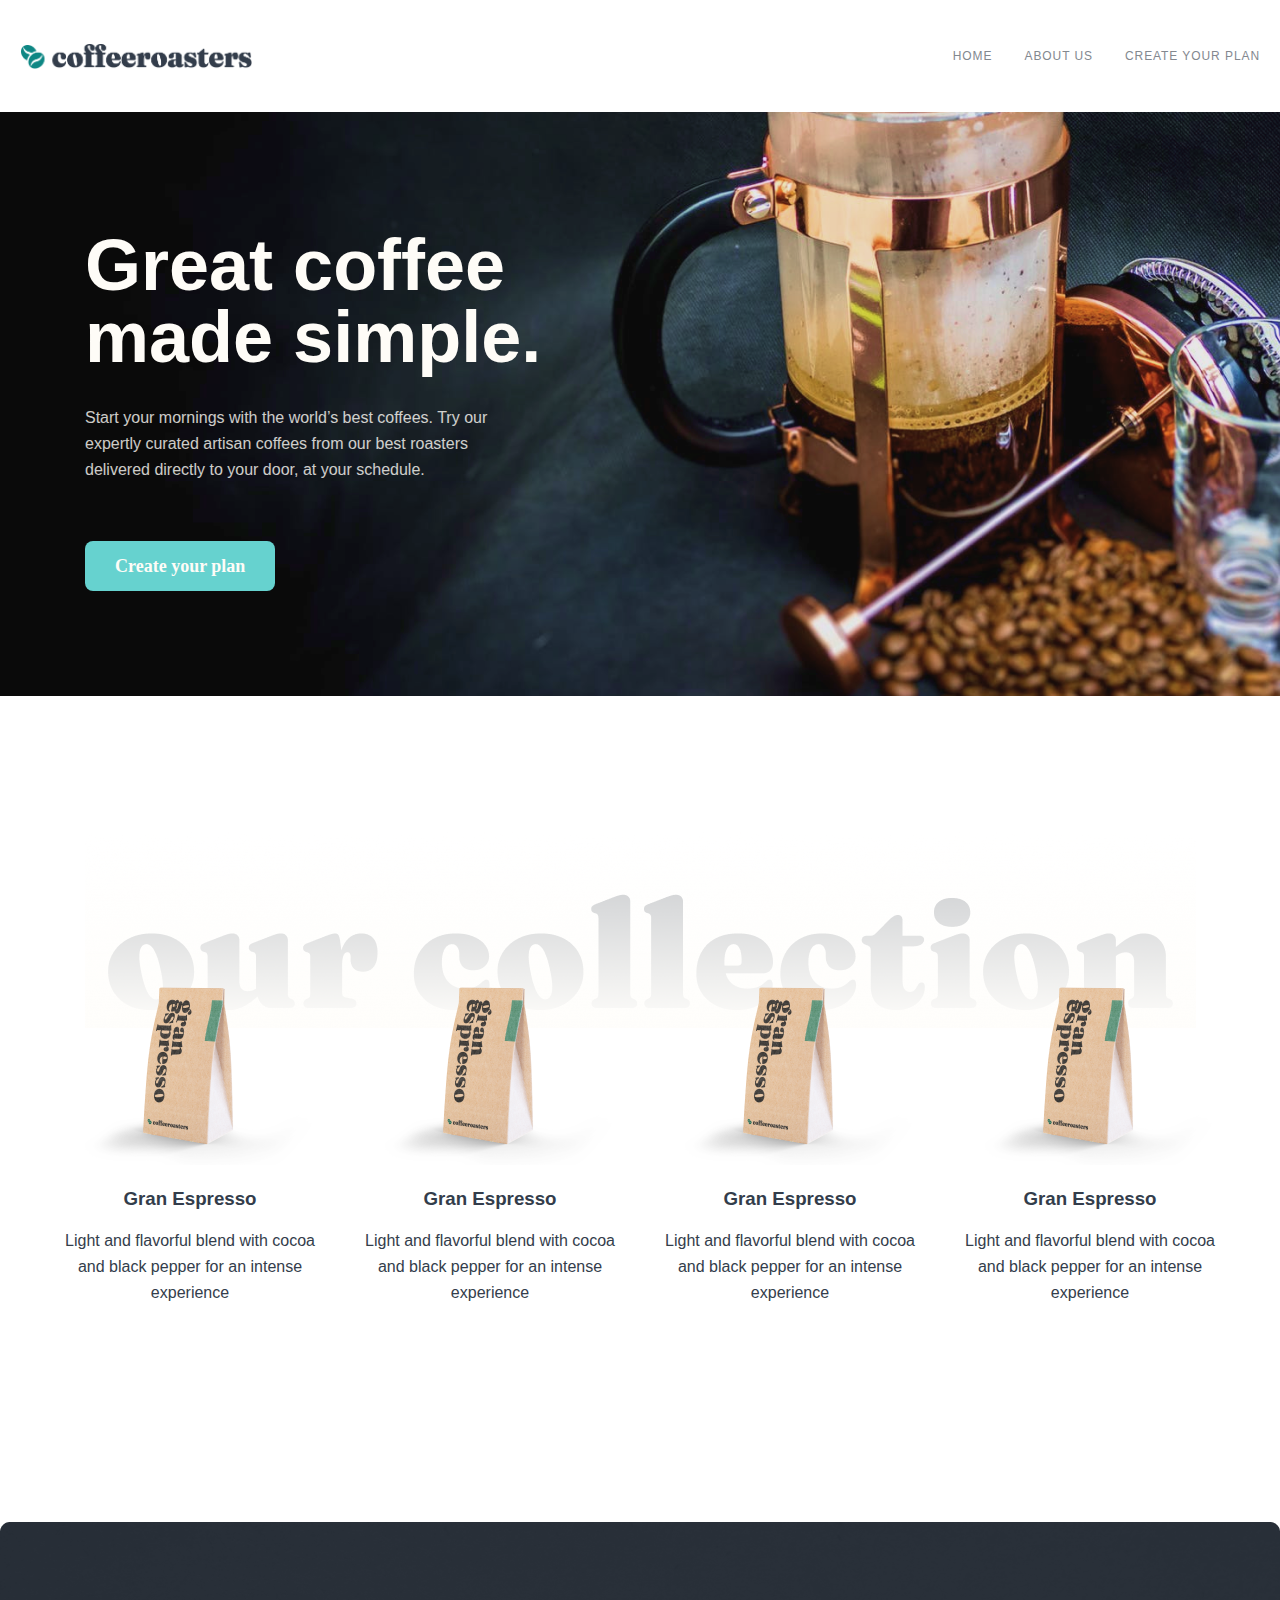
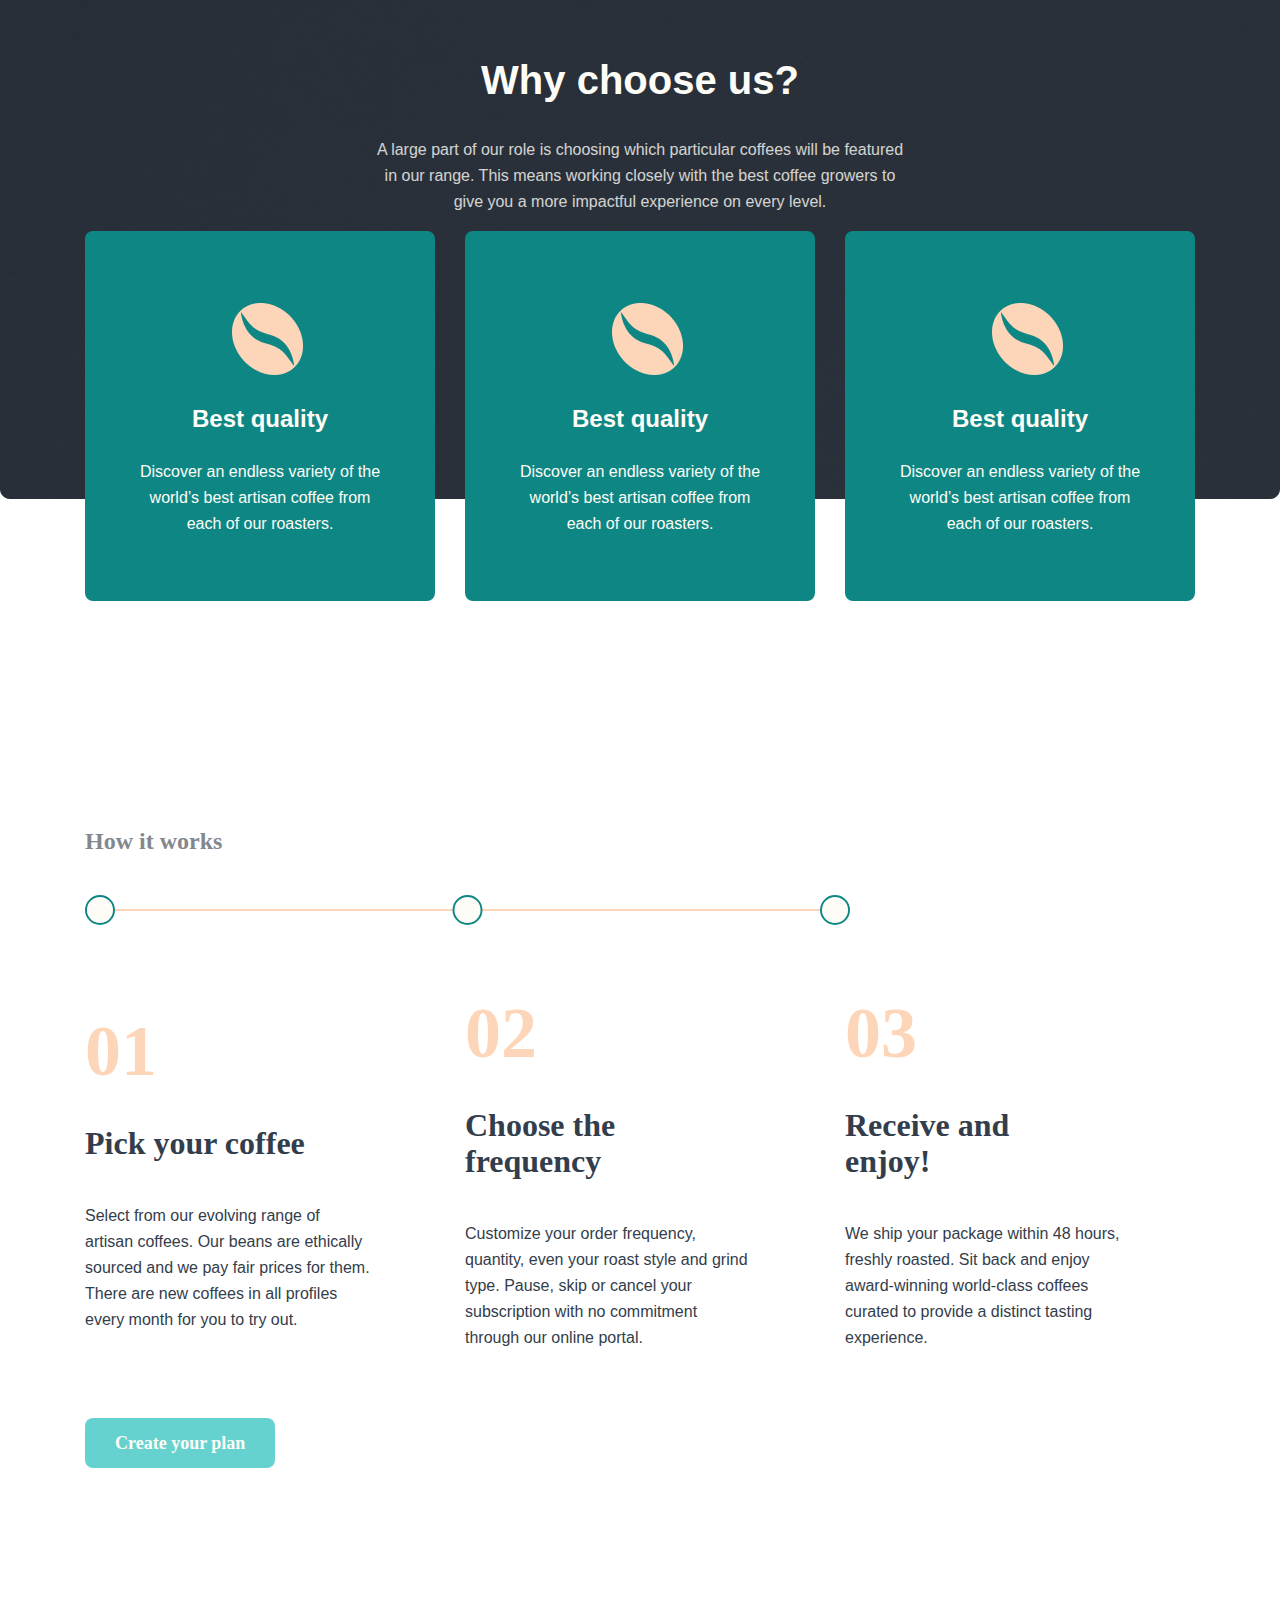
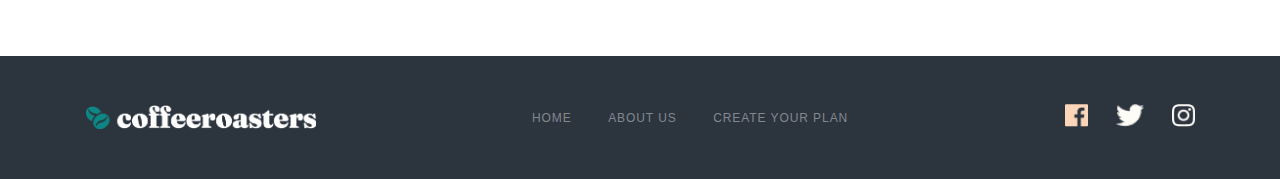
<file: index.html>
<!DOCTYPE html>
<html lang="en">
<head>
    <meta charset="UTF-8">
    <meta http-equiv="X-UA-Compatible" content="IE=edge">
    <meta name="viewport" content="width=device-width, initial-scale=1.0">
    <link href="https://fonts.googleapis.com/css2?family=Barlow:wght@400;700&family=Mulish:wght@300;700&family=Open+Sans:wght@400;700&family=Rubik:wght@400;700&display=swap" rel="stylesheet">
<link rel="stylesheet" href="/css/main.css">
    <title>Coffe</title>
</head>
<body>
   <header>
       <div class="container header-container">
           <img src="./images/cooferoasters.png" alt="width236" height="26">
           <div class="header-right">
               <a class="header-link" href="#">HOME</a>
               <a class="header-link" href="./about.html">ABOUT US</a>
               <a class="header-link" href="#">Create your plan</a>
           </div>
       </div>
   </header>
   <main>
       <section class="section-hero">
           <div class="container hero-container">
<h1 class="hero-heading">Great coffee made simple.</h1>
    <p class="hero-desc">Start your mornings with the world’s best coffees. Try our expertly curated artisan coffees from our best roasters delivered directly to your door, at your schedule.</p>
    <a class="site-btn" href="#">Create your plan</a>
           </div>
       </section>
       <section>
           <div class="container">
               <div class="our-collection">
<div class="gran-expresso">
    <img src="./images/granexpresso.png" alt="width255" height="193">
    <h3 class="gran-expresso-title">Gran Espresso</h3>
    <p class="gran-expresso-desc">Light and flavorful blend with cocoa and black pepper for an intense experience</p>
</div>
<div class="gran-expresso">
    <img src="./images/granexpresso.png" alt="width255" height="193">
    <h3 class="gran-expresso-title">Gran Espresso</h3>
    <p class="gran-expresso-desc">Light and flavorful blend with cocoa and black pepper for an intense experience</p>
</div>
<div class="gran-expresso">
    <img src="./images/granexpresso.png" alt="width255" height="193">
    <h3 class="gran-expresso-title">Gran Espresso</h3>
    <p class="gran-expresso-desc">Light and flavorful blend with cocoa and black pepper for an intense experience</p>
</div>
<div class="gran-expresso">
    <img src="./images/granexpresso.png" alt="width255" height="193">
    <h3 class="gran-expresso-title">Gran Espresso</h3>
    <p class="gran-expresso-desc">Light and flavorful blend with cocoa and black pepper for an intense experience</p>
</div>
               </div>
           </div>
       </section>
       <section>
           <div class="container services-container">
            <div class="services-top">
                <h2 class="services-heading">Why choose us?</h2>
                <p class="services-desc">A large part of our role is choosing which particular coffees will be featured
                 in our range. This means working closely with the best coffee growers to give
                 you a more impactful experience on every level.</p>
            </div>
            <ul class="services-list">
                <li class="services-item">
                    <a class="services-link" href="#">
                        <img class="card-img" src="./images/Shape.png" alt="width71" height="72">
                        <h3 class="services-link-title">Best quality</h3>
                        <p class="services-link-desc">Discover an endless variety of the world’s best artisan coffee from each of our roasters.</p>
                    </a>
                </li>
                <li class="services-item">
                    <a class="services-link" href="#">
                        <img class="card-img" src="./images/Shape.png" alt="width71" height="72">
                        <h3 class="services-link-title">Best quality</h3>
                        <p class="services-link-desc">Discover an endless variety of the world’s best artisan coffee from each of our roasters.</p>
                    </a>
                </li>
                <li class="services-item">
                    <a class="services-link" href="#">
                        <img class="card-img" src="./images/Shape.png" alt="width71" height="72">
                        <h3 class="services-link-title">Best quality</h3>
                        <p class="services-link-desc">Discover an endless variety of the world’s best artisan coffee from each of our roasters.</p>
                    </a>
                </li>
            </ul>
           </div>
       </section>
       <section class="main-bottom">
           <div class="container main-bottom-container">
               <h3 class="main-bottom-title">How it works</h3>
               <img src="./images/span.svg" alt="width791" height="30">
               <div class="site-bottom-card">
                   <ul class="site-bottom-list">
                       <li class="site-bottom-item">
                           <h2 class="site-bottom-heading">01</h2>
                           <h3
                           class="site-bottom-title">Pick your coffee</h3>
                           <p class="site-bottom-desc">Select from our evolving range of artisan coffees. Our beans are ethically sourced and we pay fair prices for them. There are new coffees in all profiles every month for you to try out.</p>
                       </li>
                       <li class="site-bottom-item">
                        <h2 class="site-bottom-heading">02</h2>
                        <h3
                        class="site-bottom-title">Choose the frequency</h3>
                        <p class="site-bottom-desc">Customize your order frequency, quantity, even your roast style and grind type. Pause, skip or cancel your subscription with no commitment through our online portal.</p>
                       </li>
                       <li class="site-bottom-item">
                        <h2 class="site-bottom-heading">03</h2>
                        <h3
                        class="site-bottom-title">Receive and enjoy!</h3>
                        <p class="site-bottom-desc">We ship your package within 48 hours, freshly roasted. Sit back and enjoy award-winning world-class coffees curated to provide a distinct tasting experience.</p>
                       </li>
                   </ul>
                   <a class="site-btn" href="#">Create your plan</a>
               </div>
           </div>
       </section>
   </main>
   <footer>
       <div class="container footer-container">
           <img src="./images/cooferoasterswhite.png" alt="width235" height="24">
           <div class="footer-center">   <a class="header-link" href="#">HOME</a>
            <a class="header-link" href="#">ABOUT US</a>
     <a class="header-link" href="#">Create your plan</a></div>
            <div class="footer-icon">
                <img src="./images/facebook.png" alt="width24" height="23">
                <img class="icon" src="./images/Path.png" alt="width24" height="23">
                <img class="icon" src="./images/insta.png" alt="width24" height="23">
            </div>
       </div>
   </footer>
</body>
</html>
</file>
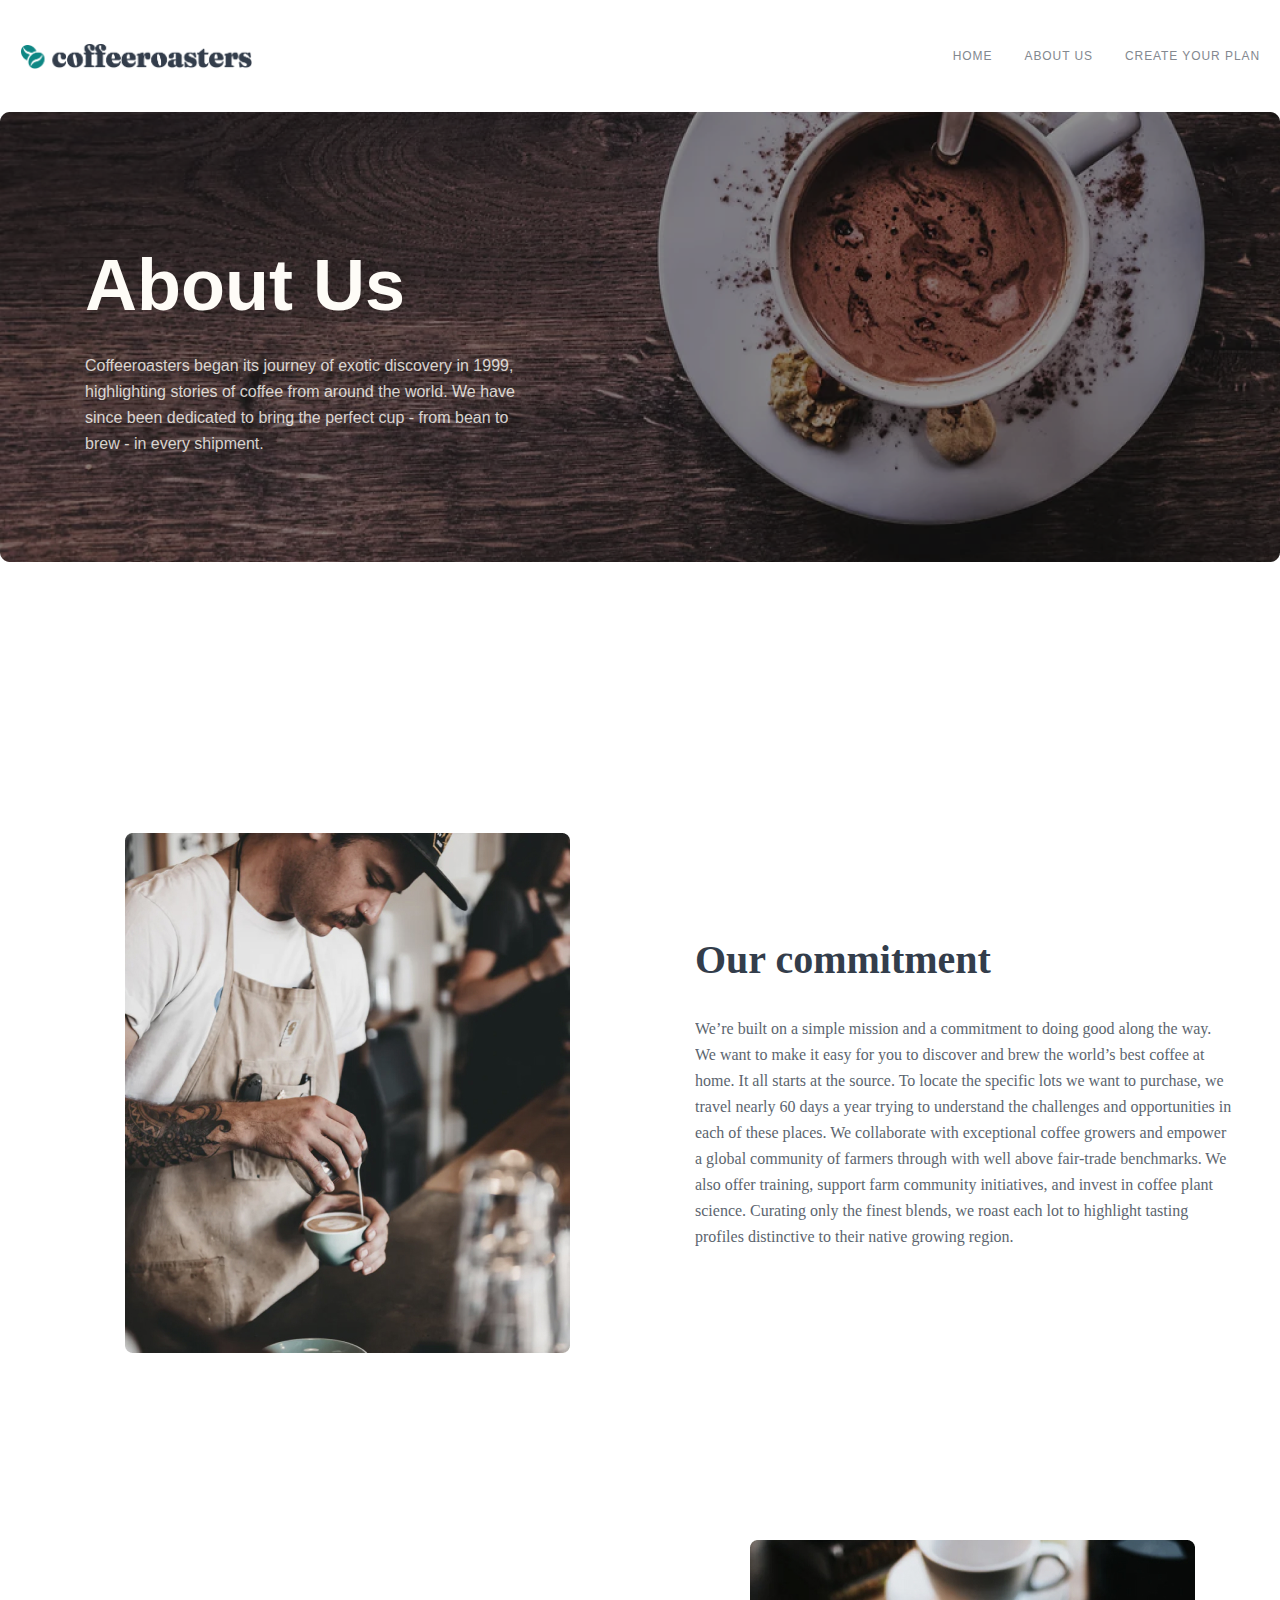
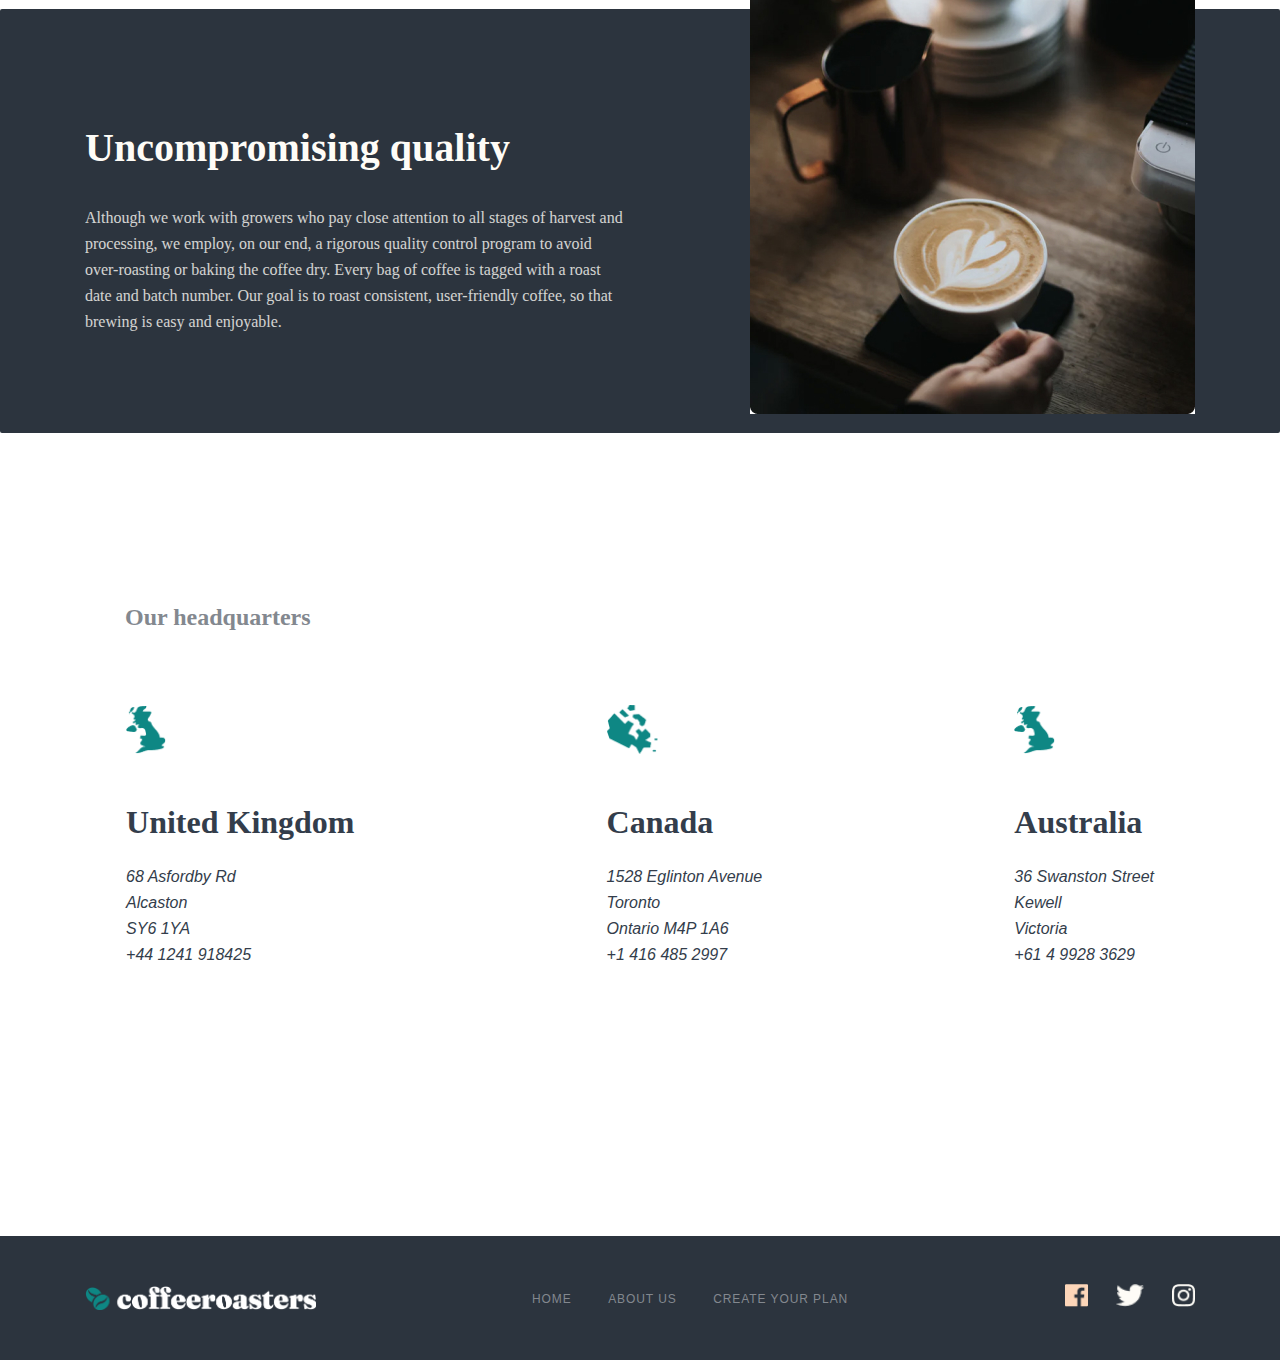
<file: about.html>
<!DOCTYPE html>
<html lang="en">
<head>
    <meta charset="UTF-8">
    <meta http-equiv="X-UA-Compatible" content="IE=edge">
    <meta name="viewport" content="width=device-width, initial-scale=1.0">
    <link rel="stylesheet" href="/css/main.css">
    <title>Document</title>
</head>
<body>
    <header>
        <div class="container header-container">
             <img src="./images/cooferoasters.png" alt="width236" height="26">
            <div class="header-right">
                <a class="header-link" href="/index.html">HOME</a>
                <a class="header-link" href="#">ABOUT US</a>
                <a class="header-link" href="./subscribe.html">Create your plan</a>
            </div></div>
    </header>
    <main>
        <section>
            <div class="container aboutpage-hero-container">
            <h1 class="hero-heading">About Us</h1>
            <p class="hero-desc">Coffeeroasters began its journey of exotic discovery in 1999, highlighting stories of coffee from around the world. We have since been dedicated to bring the perfect cup - from bean to brew - in every shipment.</p>
        </div>
    </section>
    <section>
        <div class="container commitment-container">
            <img src="./images/ourcommitment.jpg" alt="width445" height="520">
            <div class="commitment-right">
                <h2 class="commitment-heading">Our commitment</h2>
                <p class="commitment-desc">We’re built on a simple mission and a commitment to doing good along the way. We want to make it easy for you to discover and brew the world’s best coffee at home. It all starts at the source. To locate the specific lots we want to purchase, we travel nearly 60 days a year trying to understand the challenges and opportunities in each of these places. We collaborate with exceptional coffee growers and empower a global community of farmers through with well above fair-trade benchmarks. We also offer training, support farm community initiatives, and invest in coffee plant science. Curating only the finest blends, we roast each lot to highlight tasting profiles distinctive to their native growing region.</p>
            </div>
        </div>
    </section>
    <section>
        <div class="container aboutpage-center-container">
            <div class="aboutpage-center-left">
                <h2 class="aboutpage-center-headinf">Uncompromising quality</h2>
                <p class="aboutpage-center-desc">Although we work with growers who pay close attention to all stages of harvest and processing, we employ, on our end, a rigorous quality control program to avoid over-roasting or baking the coffee dry. Every bag of coffee is tagged with a roast date and batch number. Our goal is to roast consistent, user-friendly coffee, so that brewing is easy and enjoyable.</p>
            </div>
            <img class="copuchino" src="./images/copuchino.jpg" alt="width445" height="474">
        </div>
    </section>
    <section>
        <div class="container aboutpage-main-bottom">
            <h3 class="main-bottom-heading">Our headquarters</h3>
            <div class="maps">
                <div>
                    <img src="./images/united.png" alt="width41" height="49">
                    <h2 class="aboutpage-main-bottom-title">United Kingdom</h2>
                    <address class="adress">68  Asfordby Rd <br>
                        Alcaston <br>
                        SY6 1YA <br>
                        +44 1241 918425
                    </address>
                </div>
                <div>
                    <img src="./images/canada.png" alt="width41" height="49">
                    <h2 class="aboutpage-main-bottom-title">Canada</h2>
                    <address class="adress">1528  Eglinton Avenue
                         <br>
                        Toronto <br>
                        Ontario M4P 1A6 <br>
                        +1 416 485 2997
                    </address>
                </div>
                <div>
                    <img src="./images/united.png" alt="width41" height="49">
                    <h2 class="aboutpage-main-bottom-title">Australia</h2>
                    <address class="adress">36 Swanston Street
                         <br>
                         Kewell
                          <br>
                          Victoria
                           <br>
                           +61 4 9928 3629
                    </address>
                </div>
            </div>
        </div>
    </section>
    </main>
    <footer>
        <div class="container footer-container">
            <img src="./images/cooferoasterswhite.png" alt="width235" height="24">
            <div class="footer-center">   <a class="header-link" href="#">HOME</a>
             <a class="header-link" href="#">ABOUT US</a>
      <a class="header-link" href="#">Create your plan</a></div>
             <div class="footer-icon">
                 <img src="./images/facebook.png" alt="width24" height="23">
                 <img class="icon" src="./images/Path.png" alt="width24" height="23">
                 <img class="icon" src="./images/insta.png" alt="width24" height="23">
             </div>
        </div>
    </footer>
</body>
</html>
</file>
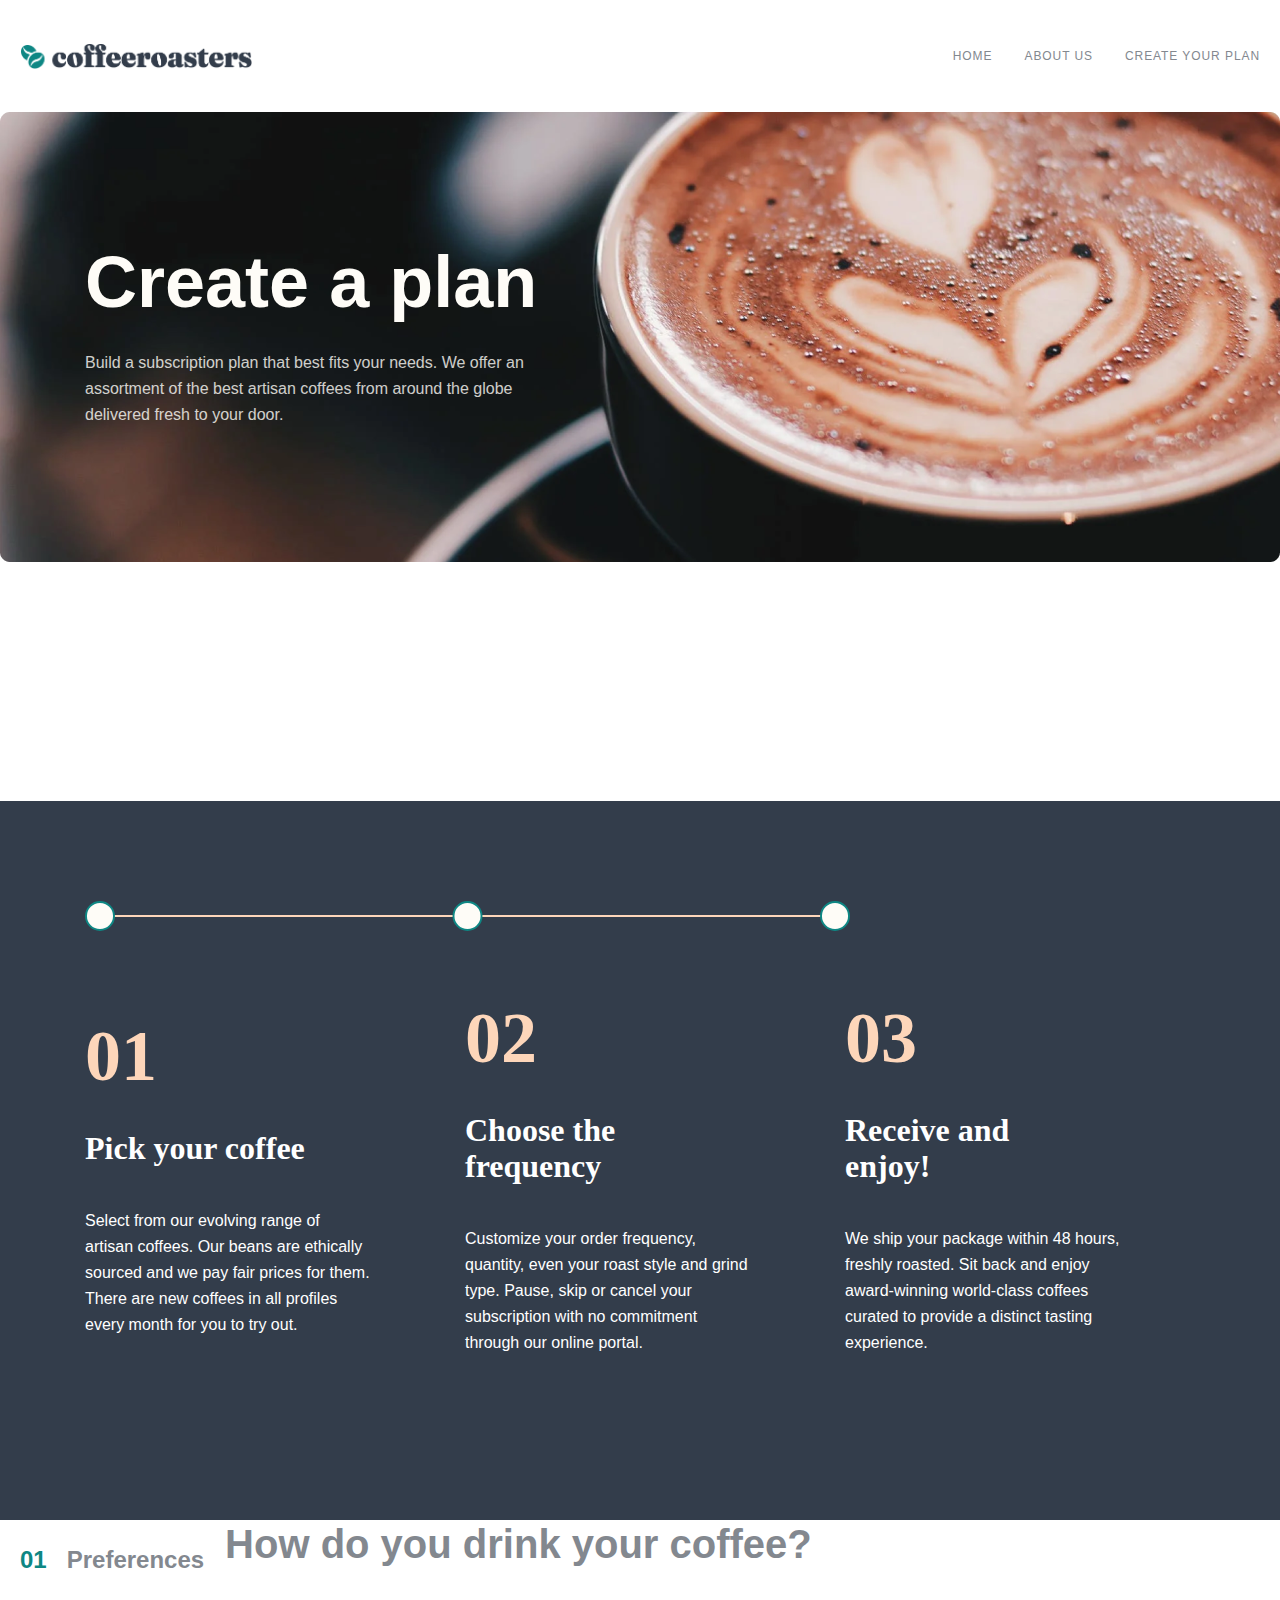
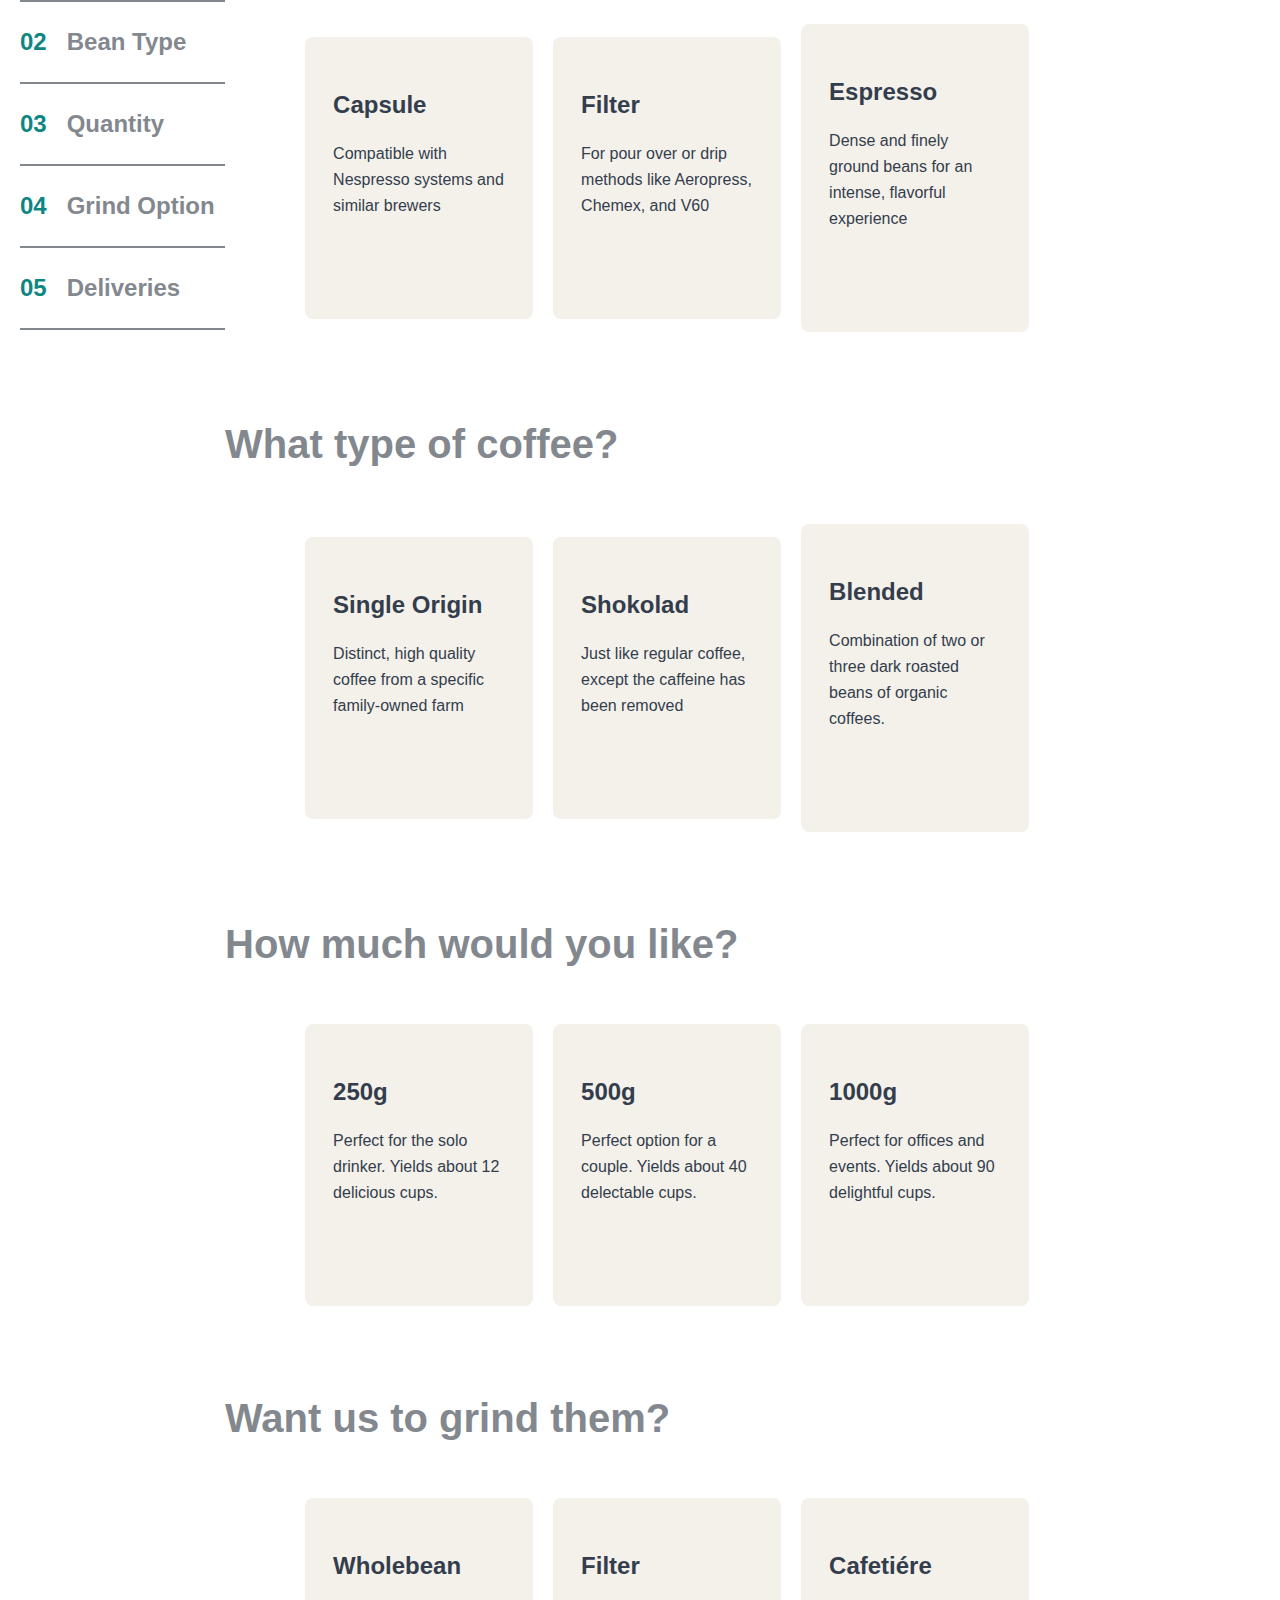
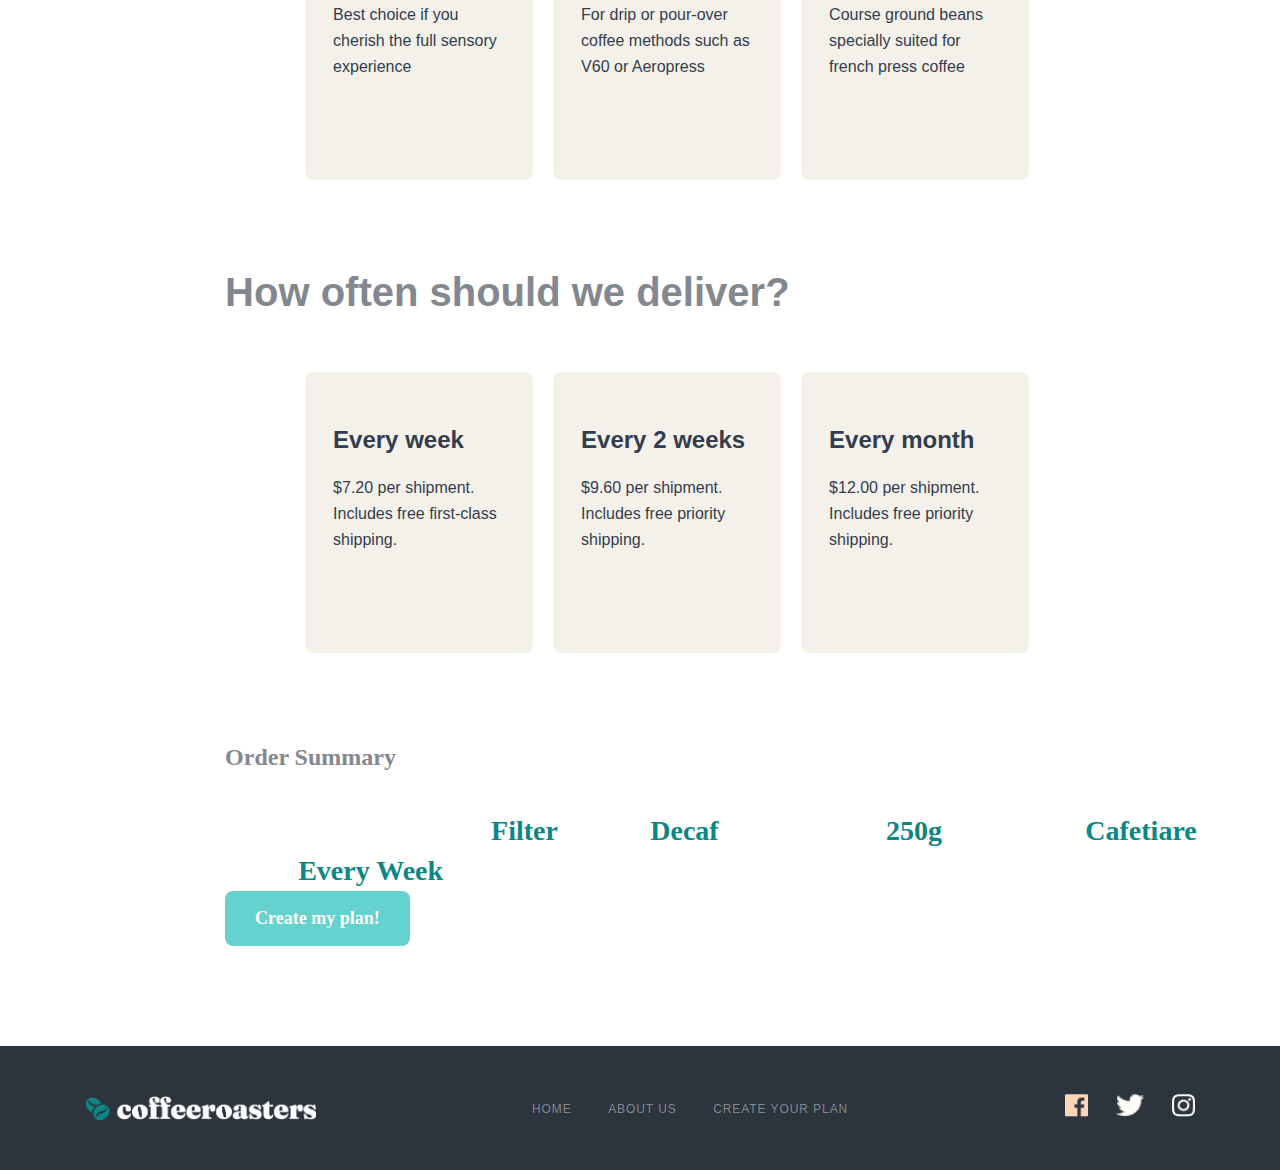
<file: subscribe.html>
<!DOCTYPE html>
<html lang="en">
<head>
    <meta charset="UTF-8">
    <meta http-equiv="X-UA-Compatible" content="IE=edge">
    <meta name="viewport" content="width=device-width, initial-scale=1.0">
    <link rel="stylesheet" href="./css/main.css">
    <title>Document</title>
</head>
<body>
    <header>
        <div class="container header-container">
            <img src="./images/cooferoasters.png" alt="width236" height="26">
            <div class="header-right">
                <a class="header-link" href="./index.html">HOME</a>
                <a class="header-link" href="./about.html">ABOUT US</a>
                <a class="header-link" href="#">Create your plan</a>
            </div>
        </div>
    </header>
    <main>
        <section class="section-hero">
            <div class="container hero">
                <h1 class="hero_heading">Create a plan</h1>
                <p class="hero-desc">Build a subscription plan that best fits your needs. We offer an assortment of the best artisan coffees from around the globe delivered fresh to your door.</p>

            </div>
        </section>
        <section class="main-bottom">
            <div class="container main-bottom-container main-bottom_container">
                <img src="./images/span.svg" alt="width791" height="30">
                <div class="site-bottom-card">
                    <ul class="site-bottom-list">
                        <li class="site-bottom-item">
                            <h2 class="site-bottom-heading">01</h2>
                            <h3
                            class="site-bottom-title title-white">Pick your coffee</h3>
                            <p class="site-bottom-desc desc-white">Select from our evolving range of artisan coffees. Our beans are ethically sourced and we pay fair prices for them. There are new coffees in all profiles every month for you to try out.</p>
                        </li>
                        <li class="site-bottom-item">
                            <h2 class="site-bottom-heading">02</h2>
                            <h3
                            class="site-bottom-title title-white">Choose the frequency</h3>
                            <p class="site-bottom-desc desc-white">Customize your order frequency, quantity, even your roast style and grind type. Pause, skip or cancel your subscription with no commitment through our online portal.</p>
                        </li>
                        <li class="site-bottom-item">
                            <h2 class="site-bottom-heading">03</h2>
                            <h3
                            class="site-bottom-title title-white">Receive and enjoy!</h3>
                            <p class="site-bottom-desc desc-white">We ship your package within 48 hours, freshly roasted. Sit back and enjoy award-winning world-class coffees curated to provide a distinct tasting experience.</p>
                        </li>
                    </ul>
                </div>
            </div>
        </section>
        <section>
            <div class="container drink-coffe">
                <ul class="list">
                    <li class="list_item">
                        <p class="list_item-desc">01</p>
                        <a class="list_item-link" href="#">Preferences</a>
                    </li>
                    <li class="list_item">
                        <p class="list_item-desc">02</p>
                        <a class="list_item-link" href="#">Bean Type</a>
                    </li>
                    <li class="list_item">
                        <p class="list_item-desc">03</p>
                        <a class="list_item-link" href="#">Quantity</a>
                    </li>
                    <li class="list_item">
                        <p class="list_item-desc">04</p>
                        <a class="list_item-link" href="#">Grind Option</a>
                    </li>
                    <li class="list_item">
                        <p class="list_item-desc">05</p>
                        <a class="list_item-link" href="#">Deliveries</a>
                    </li>
                </ul>
                <div class="drinkcoffe">
                    <h2 class="drinkcoffe_heading">How do you drink your coffee?</h2>
                    <div>

                        <form class="form" action="https://echo.htmlacademy.ru/" method="post">
                            <div class="form__wrapper">
                                <label>
                                    <input class="visually-hidden" type="radio" name="coffee" value="Capsule">

                                    <div class="box">
                                        <h2 class="box__heading">Capsule</h2>

                                        <p class="box__desc">Compatible with Nespresso systems and similar brewers</p>
                                    </div>
                                </label>

                                <label>
                                    <input class="visually-hidden" type="radio" name="coffee" value="Filter">

                                    <div class="box">
                                        <h2 class="box__heading">Filter</h2>

                                        <p class="box__desc">For pour over or drip methods like Aeropress, Chemex, and V60</p>
                                    </div>
                                </label>

                                <label>
                                    <input class="visually-hidden" type="radio" name="coffee" value="Espresso">

                                    <div class="box">
                                        <h2 class="box__heading">Espresso</h2>

                                        <p class="box__desc">Dense and finely ground beans for an intense, flavorful experience</p>
                                    </div>
                                </label>


                            </div>


                        <h2 class="drinkcoffe_heading">What type of coffee?</h2>
                            <div class="form__wrapper">
                                <label>
                                    <input class="visually-hidden" type="radio" name="coffee" value="Single Origin">

                                    <div class="box">
                                        <h2 class="box__heading">Single Origin</h2>

                                        <p class="box__desc">Distinct, high quality coffee from a specific family-owned farm</p>
                                    </div>
                                </label>

                                <label>
                                    <input class="visually-hidden" type="radio" name="coffee" value="Decaf">

                                    <div class="box">
                                        <h2 class="box__heading">Shokolad</h2>

                                        <p class="box__desc">Just like regular coffee, except the caffeine has been removed</p>
                                    </div>
                                </label>

                                <label>
                                    <input class="visually-hidden" type="radio" name="coffee" value="Blended">

                                    <div class="box">
                                        <h2 class="box__heading">Blended</h2>

                                        <p class="box__desc">Combination of two or three dark roasted beans of organic coffees.</p>
                                    </div>
                                </label>


                            </div>
                        <h2 class="drinkcoffe_heading">How much would you like?</h2>
                            <div class="form__wrapper">
                                <label>
                                    <input class="visually-hidden" type="radio" name="coffee" value="250g">

                                    <div class="box">
                                        <h2 class="box__heading">250g</h2>

                                        <p class="box__desc">Perfect for the solo drinker. Yields about 12 delicious cups.</p>
                                    </div>
                                </label>

                                <label>
                                    <input class="visually-hidden" type="radio" name="coffee" value="500g">

                                    <div class="box">
                                        <h2 class="box__heading">500g</h2>

                                        <p class="box__desc">Perfect option for a couple. Yields about 40 delectable cups.</p>
                                    </div>
                                </label>

                                <label>
                                    <input class="visually-hidden" type="radio" name="coffee" value="1000g">

                                    <div class="box">
                                        <h2 class="box__heading">1000g</h2>

                                        <p class="box__desc">Perfect for offices and events. Yields about 90 delightful cups.</p>
                                    </div>
                                </label>


                            </div>
                        <h2 class="drinkcoffe_heading">Want us to grind them?</h2>
                            <div class="form__wrapper">
                                <label>
                                    <input class="visually-hidden" type="radio" name="coffee" value="Wholebean">

                                    <div class="box">
                                        <h2 class="box__heading">Wholebean</h2>

                                        <p class="box__desc">Best choice if you cherish the full sensory experience</p>
                                    </div>
                                </label>

                                <label>
                                    <input class="visually-hidden" type="radio" name="coffee" value="Filter">

                                    <div class="box">
                                        <h2 class="box__heading">Filter</h2>

                                        <p class="box__desc">For drip or pour-over coffee methods such as V60 or Aeropress</p>
                                    </div>
                                </label>

                                <label>
                                    <input class="visually-hidden" type="radio" name="coffee" value="Cafetiére">

                                    <div class="box">
                                        <h2 class="box__heading">Cafetiére</h2>

                                        <p class="box__desc"> Course ground beans specially suited for french press coffee</p>
                                    </div>
                                </label>


                            </div>
                        <h2 class="drinkcoffe_heading">How often should we deliver?</h2>
                            <div class="form__wrapper">
                                <label>
                                    <input class="visually-hidden" type="radio" name="coffee" value="Every week">

                                    <div class="box">
                                        <h2 class="box__heading">Every week</h2>

                                        <p class="box__desc">$7.20 per shipment. Includes free first-class shipping.</p>
                                    </div>
                                </label>

                                <label>
                                    <input class="visually-hidden" type="radio" name="coffee" value="Every 2 weeks">

                                    <div class="box">
                                        <h2 class="box__heading">Every 2 weeks</h2>

                                        <p class="box__desc">$9.60 per shipment. Includes free priority shipping.</p>
                                    </div>
                                </label>

                                <label>
                                    <input class="visually-hidden" type="radio" name="coffee" value="Every month">

                                    <div class="box">
                                        <h2 class="box__heading">Every month</h2>

                                        <p class="box__desc">$12.00 per shipment. Includes free priority shipping.</p>
                                    </div>
                                </label>


                            </div>
                            <div class="suscribe-main-bottom">
                                <h6 class="main-bottom-title">Order Summary</h6>
                                <q class="main-bottom-desc">
                                    I drink my coffee as <span class="main-span">Filter</span>, with a <span class="main-span">Decaf</span> type of bean. <span class="main-span">250g</span> ground ala <span class="main-span">Cafetiare</span>, sent to me <span class="main-span">Every Week</span>.
                                </q>
                            </div>
                            <button class="site-btn">Create my plan!</button>

                        </form>

                    </div>
                </div>
            </section>
        </main>
        <footer>
            <div class="container footer-container">
                <img src="./images/cooferoasterswhite.png" alt="width235" height="24">
                <div class="footer-center">   <a class="header-link" href="#">HOME</a>
                    <a class="header-link" href="#">ABOUT US</a>
                    <a class="header-link" href="#">Create your plan</a></div>
                    <div class="footer-icon">
                        <img src="./images/facebook.png" alt="width24" height="23">
                        <img class="icon" src="./images/Path.png" alt="width24" height="23">
                        <img class="icon" src="./images/insta.png" alt="width24" height="23">
                    </div>
                </div>
            </footer>
        </body>
        </html>
</file>
<file: css/main.css>
/*! normalize.css v8.0.1 | MIT License | github.com/necolas/normalize.css */
/* Document
   ========================================================================== */
/**
 * 1. Correct the line height in all browsers.
 * 2. Prevent adjustments of font size after orientation changes in iOS.
 */
html {
  line-height: 1.15;
  /* 1 */
  -webkit-text-size-adjust: 100%;
  /* 2 */
}

/* Sections
     ========================================================================== */
/**
   * Remove the margin in all browsers.
   */
body {
  margin: 0;
}

/**
   * Render the `main` element consistently in IE.
   */
main {
  display: block;
}

/**
   * Correct the font size and margin on `h1` elements within `section` and
   * `article` contexts in Chrome, Firefox, and Safari.
   */
h1 {
  font-size: 2em;
  margin: 0.67em 0;
}

/* Grouping content
     ========================================================================== */
/**
   * 1. Add the correct box sizing in Firefox.
   * 2. Show the overflow in Edge and IE.
   */
hr {
  -webkit-box-sizing: content-box;
          box-sizing: content-box;
  /* 1 */
  height: 0;
  /* 1 */
  overflow: visible;
  /* 2 */
}

/**
   * 1. Correct the inheritance and scaling of font size in all browsers.
   * 2. Correct the odd `em` font sizing in all browsers.
   */
pre {
  font-family: monospace, monospace;
  /* 1 */
  font-size: 1em;
  /* 2 */
}

/* Text-level semantics
     ========================================================================== */
/**
   * Remove the gray background on active links in IE 10.
   */
a {
  background-color: transparent;
}

/**
   * 1. Remove the bottom border in Chrome 57-
   * 2. Add the correct text decoration in Chrome, Edge, IE, Opera, and Safari.
   */
abbr[title] {
  border-bottom: none;
  /* 1 */
  text-decoration: underline;
  /* 2 */
  -webkit-text-decoration: underline dotted;
          text-decoration: underline dotted;
  /* 2 */
}

/**
   * Add the correct font weight in Chrome, Edge, and Safari.
   */
b,
strong {
  font-weight: bolder;
}

/**
   * 1. Correct the inheritance and scaling of font size in all browsers.
   * 2. Correct the odd `em` font sizing in all browsers.
   */
code,
kbd,
samp {
  font-family: monospace, monospace;
  /* 1 */
  font-size: 1em;
  /* 2 */
}

/**
   * Add the correct font size in all browsers.
   */
small {
  font-size: 80%;
}

/**
   * Prevent `sub` and `sup` elements from affecting the line height in
   * all browsers.
   */
sub,
sup {
  font-size: 75%;
  line-height: 0;
  position: relative;
  vertical-align: baseline;
}

sub {
  bottom: -0.25em;
}

sup {
  top: -0.5em;
}

/* Embedded content
     ========================================================================== */
/**
   * Remove the border on images inside links in IE 10.
   */
img {
  border-style: none;
}

/* Forms
     ========================================================================== */
/**
   * 1. Change the font styles in all browsers.
   * 2. Remove the margin in Firefox and Safari.
   */
button,
input,
optgroup,
select,
textarea {
  font-family: inherit;
  /* 1 */
  font-size: 100%;
  /* 1 */
  line-height: 1.15;
  /* 1 */
  margin: 0;
  /* 2 */
}

/**
   * Show the overflow in IE.
   * 1. Show the overflow in Edge.
   */
button,
input {
  /* 1 */
  overflow: visible;
}

/**
   * Remove the inheritance of text transform in Edge, Firefox, and IE.
   * 1. Remove the inheritance of text transform in Firefox.
   */
button,
select {
  /* 1 */
  text-transform: none;
}

/**
   * Correct the inability to style clickable types in iOS and Safari.
   */
button,
[type="button"],
[type="reset"],
[type="submit"] {
  -webkit-appearance: button;
}

/**
   * Remove the inner border and padding in Firefox.
   */
button::-moz-focus-inner,
[type="button"]::-moz-focus-inner,
[type="reset"]::-moz-focus-inner,
[type="submit"]::-moz-focus-inner {
  border-style: none;
  padding: 0;
}

/**
   * Restore the focus styles unset by the previous rule.
   */
button:-moz-focusring,
[type="button"]:-moz-focusring,
[type="reset"]:-moz-focusring,
[type="submit"]:-moz-focusring {
  outline: 1px dotted ButtonText;
}

/**
   * Correct the padding in Firefox.
   */
fieldset {
  padding: 0.35em 0.75em 0.625em;
}

/**
   * 1. Correct the text wrapping in Edge and IE.
   * 2. Correct the color inheritance from `fieldset` elements in IE.
   * 3. Remove the padding so developers are not caught out when they zero out
   *    `fieldset` elements in all browsers.
   */
legend {
  -webkit-box-sizing: border-box;
          box-sizing: border-box;
  /* 1 */
  color: inherit;
  /* 2 */
  display: table;
  /* 1 */
  max-width: 100%;
  /* 1 */
  padding: 0;
  /* 3 */
  white-space: normal;
  /* 1 */
}

/**
   * Add the correct vertical alignment in Chrome, Firefox, and Opera.
   */
progress {
  vertical-align: baseline;
}

/**
   * Remove the default vertical scrollbar in IE 10+.
   */
textarea {
  overflow: auto;
}

/**
   * 1. Add the correct box sizing in IE 10.
   * 2. Remove the padding in IE 10.
   */
[type="checkbox"],
[type="radio"] {
  -webkit-box-sizing: border-box;
          box-sizing: border-box;
  /* 1 */
  padding: 0;
  /* 2 */
}

/**
   * Correct the cursor style of increment and decrement buttons in Chrome.
   */
[type="number"]::-webkit-inner-spin-button,
[type="number"]::-webkit-outer-spin-button {
  height: auto;
}

/**
   * 1. Correct the odd appearance in Chrome and Safari.
   * 2. Correct the outline style in Safari.
   */
[type="search"] {
  -webkit-appearance: textfield;
  /* 1 */
  outline-offset: -2px;
  /* 2 */
}

/**
   * Remove the inner padding in Chrome and Safari on macOS.
   */
[type="search"]::-webkit-search-decoration {
  -webkit-appearance: none;
}

/**
   * 1. Correct the inability to style clickable types in iOS and Safari.
   * 2. Change font properties to `inherit` in Safari.
   */
::-webkit-file-upload-button {
  -webkit-appearance: button;
  /* 1 */
  font: inherit;
  /* 2 */
}

/* Interactive
     ========================================================================== */
/*
   * Add the correct display in Edge, IE 10+, and Firefox.
   */
details {
  display: block;
}

/*
   * Add the correct display in all browsers.
   */
summary {
  display: list-item;
}

/* Misc
     ========================================================================== */
/**
   * Add the correct display in IE 10+.
   */
template {
  display: none;
}

/**
   * Add the correct display in IE 10.
   */
[hidden] {
  display: none;
}

@font-face {
  font-family: sans-serif;
  src: url();
}

* {
  -webkit-box-sizing: border-box;
          box-sizing: border-box;
}

body {
  font-family: fraunces, sans-serif;
  margin: 0;
  padding: 0;
}

.site-btn {
  margin: 0;
  padding: 0;
  padding: 15px 30px;
  font-size: 18px;
  line-height: 25px;
  text-align: center;
  color: #FEFCF7;
  background: #66D2CF;
  border-radius: 6px;
  text-decoration: none;
}

.container {
  width: 1280px;
  margin: 0 auto;
  padding: 0 20px;
}

.header-container {
  display: -webkit-box;
  display: -ms-flexbox;
  display: flex;
  -webkit-box-align: center;
      -ms-flex-align: center;
          align-items: center;
  -webkit-box-pack: justify;
      -ms-flex-pack: justify;
          justify-content: space-between;
  padding-top: 43px;
  padding-bottom: 43px;
}

.header-right {
  display: -webkit-box;
  display: -ms-flexbox;
  display: flex;
  -webkit-box-align: center;
      -ms-flex-align: center;
          align-items: center;
}

.header-link {
  text-decoration: none;
  font-size: 12px;
  line-height: 15px;
  letter-spacing: 0.923077px;
  text-transform: uppercase;
  color: #83888F;
}

.header-link + .header-link {
  margin-left: 32px;
}

.header-link:hover {
  color: black;
}

.header-link:active {
  color: black;
  border-bottom: 2px solid black;
}

.hero-container {
  padding: 117px 85px;
  margin-bottom: 136px;
  background-image: url(/images/greatcoffe.png);
  background-repeat: no-repeat;
  background-size: cover;
}

.hero-heading {
  margin: 0;
  padding: 0;
  max-width: 493px;
  margin-bottom: 32px;
  font-weight: 900;
  font-size: 72px;
  line-height: 72px;
  /* or 100% */
  color: #FEFCF7;
}

.hero-desc {
  margin: 0;
  padding: 0;
  max-width: 445px;
  margin-bottom: 71px;
  font-weight: 400;
  font-size: 16px;
  line-height: 26px;
  /* or 162% */
  color: #FEFCF7;
  mix-blend-mode: normal;
  opacity: 0.8;
}

/*about page */
.aboutpage-hero-container {
  background-image: url(/images/aboutheroimg.png);
  background-repeat: no-repeat;
  padding: 137px 85px;
  margin-bottom: 168px;
}

.hero {
  padding: 134px 85px;
  margin-bottom: 168px;
  background-image: url(/images/group.png);
  background-repeat: no-repeat;
}

.hero_heading {
  margin: 0;
  padding: 0;
  margin-bottom: 32px;
  font-weight: 900;
  font-size: 72px;
  line-height: 72px;
  /* or 100% */
  color: #FEFCF7;
}

.our-collection {
  padding: 20px;
  padding-bottom: 200px;
  background-image: url("../images/ourcollection.png");
  background-repeat: no-repeat;
  background-position: top;
  display: -webkit-box;
  display: -ms-flexbox;
  display: flex;
  -webkit-box-align: center;
      -ms-flex-align: center;
          align-items: center;
  -ms-flex-pack: distribute;
      justify-content: space-around;
}

.gran-expresso {
  margin-top: 120px;
  -webkit-transition: all .7s ease-in-out 0s;
  transition: all .7s ease-in-out 0s;
  text-align: center;
  color: #333D4B;
}

.gran-expresso-desc {
  max-width: 255px;
  line-height: 26px;
  /* or 162% */
  text-align: center;
  color: #333D4B;
}

.services-container {
  padding: 100px 85px;
  background-image: url(/images/color.png);
  background-repeat: no-repeat;
}

.services-top {
  margin: 0 auto;
  width: 540px;
}

.services-heading {
  font-size: 40px;
  line-height: 48px;
  /* identical to box height, or 120% */
  text-align: center;
  color: #FEFCF7;
}

.services-desc {
  line-height: 26px;
  /* or 162% */
  text-align: center;
  color: #FEFCF7;
  mix-blend-mode: normal;
  opacity: 0.8;
}

.services-list {
  margin: 0;
  padding: 0;
  list-style: none;
  display: -webkit-box;
  display: -ms-flexbox;
  display: flex;
  -webkit-box-align: center;
      -ms-flex-align: center;
          align-items: center;
  -webkit-box-pack: justify;
      -ms-flex-pack: justify;
          justify-content: space-between;
}

.services-link {
  display: inline-block;
  width: 350px;
  text-decoration: none;
  padding: 72px 47px 48px 47px;
  background: #0E8784;
  border-radius: 8px;
}

.services-link:hover {
  -webkit-box-shadow: 0px 12px 21px #0E8784;
          box-shadow: 0px 12px 21px #0E8784;
}

.services-link:active {
  -webkit-box-shadow: 0px 4px 4px #0E8784;
          box-shadow: 0px 4px 4px #0E8784;
}

.card-img {
  margin-left: 100px;
}

.services-link-title {
  font-size: 24px;
  line-height: 32px;
  /* identical to box height, or 133% */
  text-align: center;
  color: #FEFCF7;
}

.services-link-desc {
  line-height: 26px;
  /* or 162% */
  text-align: center;
  color: #FEFCF7;
}

.main-bottom-container {
  padding: 100px 85px;
}

.main-bottom-title {
  margin-bottom: 38px;
  font-family: 'Fraunces 9pt';
  font-style: normal;
  font-weight: 900;
  font-size: 24px;
  line-height: 32px;
  /* identical to box height, or 133% */
  color: #83888F;
}

.site-bottom-list {
  margin: 0;
  padding: 0;
  margin-top: 67px;
  margin-bottom: 64px;
  list-style: none;
  display: -webkit-box;
  display: -ms-flexbox;
  display: flex;
  -webkit-box-align: center;
      -ms-flex-align: center;
          align-items: center;
}

.site-bottom-item + .site-bottom-item {
  margin-left: 95px;
}

.site-bottom-heading {
  margin: 0;
  padding: 0;
  margin-bottom: 38px;
  font-family: 'Fraunces 9pt';
  font-style: normal;
  font-weight: 900;
  font-size: 72px;
  line-height: 72px;
  /* identical to box height, or 100% */
  color: #FDD6BA;
}

.site-bottom-title {
  margin: 0;
  padding: 0;
  margin-bottom: 42px;
  width: 255px;
  font-family: 'Fraunces 9pt';
  font-style: normal;
  font-weight: 900;
  font-size: 32px;
  line-height: 36px;
  /* or 112% */
  color: #333D4B;
}

.site-bottom-desc {
  width: 285px;
  line-height: 26px;
  color: #333D4B;
}

.commitment-container {
  margin-bottom: 256px;
  display: -webkit-box;
  display: -ms-flexbox;
  display: flex;
  -webkit-box-align: center;
      -ms-flex-align: center;
          align-items: center;
  padding: 0 125px;
}

.commitment-right {
  margin-left: 125px;
}

.commitment-heading {
  margin: 0;
  padding: 0;
  margin-bottom: 32px;
  font-family: 'Fraunces 9pt';
  font-style: normal;
  font-weight: 900;
  font-size: 40px;
  line-height: 48px;
  /* identical to box height, or 120% */
  color: #333D4B;
}

.commitment-desc {
  margin: 0;
  padding: 0;
  font-family: 'Barlow';
  font-style: normal;
  font-weight: 400;
  font-size: 16px;
  line-height: 26px;
  /* or 162% */
  color: #333D4B;
  mix-blend-mode: normal;
  opacity: 0.8;
  width: 540px;
}

.aboutpage-center-container {
  display: -webkit-box;
  display: -ms-flexbox;
  display: flex;
  -webkit-box-align: center;
      -ms-flex-align: center;
          align-items: center;
  padding: 88px 85px 88px 85px;
  background: #2C343E;
  border-radius: 2px;
  -webkit-box-pack: justify;
      -ms-flex-pack: justify;
          justify-content: space-between;
  height: 424px;
}

.aboutpage-center-left {
  width: 540px;
}

.aboutpage-center-headinf {
  font-family: 'Fraunces 9pt';
  font-style: normal;
  font-weight: 900;
  font-size: 40px;
  line-height: 48px;
  /* identical to box height, or 120% */
  color: #FEFCF7;
}

.aboutpage-center-desc {
  font-family: 'Barlow';
  font-style: normal;
  font-weight: 400;
  font-size: 16px;
  line-height: 26px;
  /* or 162% */
  color: #FEFCF7;
  mix-blend-mode: normal;
  opacity: 0.8;
  width: 540px;
}

.copuchino {
  margin-bottom: 88px;
}

.aboutpage-main-bottom {
  padding: 168px 0;
}

.main-bottom-heading {
  margin: 0;
  padding: 0;
  margin-bottom: 72px;
  margin-left: 125px;
  font-family: 'Fraunces 9pt';
  font-style: normal;
  font-weight: 900;
  font-size: 24px;
  line-height: 32px;
  /* identical to box height, or 133% */
  color: #83888F;
}

.maps {
  display: -webkit-box;
  display: -ms-flexbox;
  display: flex;
  -webkit-box-align: center;
      -ms-flex-align: center;
          align-items: center;
  -ms-flex-pack: distribute;
      justify-content: space-around;
}

.aboutpage-main-bottom-title {
  margin: 0;
  padding: 0;
  margin-top: 46px;
  margin-bottom: 24px;
  font-family: 'Fraunces 9pt';
  font-style: normal;
  font-weight: bold;
  font-size: 32px;
  line-height: 36px;
  /* identical to box height, or 112% */
  color: #333D4B;
}

.adress {
  font-weight: 400;
  font-size: 16px;
  line-height: 26px;
  /* or 162% */
  color: #333D4B;
}

.main-bottom_container {
  padding: 100px 85px;
  background: #333D4B;
}

.title-white {
  color: white;
}

.desc-white {
  color: white;
  margin: 0;
  padding: 0;
}

.list {
  width: 255px;
  margin: 0;
  padding: 0;
}

.list_item {
  display: -webkit-box;
  display: -ms-flexbox;
  display: flex;
  -webkit-box-align: center;
      -ms-flex-align: center;
          align-items: center;
  border-bottom: 2px solid #83888F;
  padding-top: 24px;
  padding-bottom: 24px;
}

.list_item-desc {
  margin: 0;
  padding: 0;
  margin-right: 20px;
  font-weight: 900;
  font-size: 24px;
  line-height: 32px;
  color: #0E8784;
}

.list_item-link {
  text-decoration: none;
  font-weight: 900;
  font-size: 24px;
  line-height: 32px;
  color: #83888F;
}

.list_item-link:hover {
  color: #333D4B;
}

.list_item-link:active {
  color: black;
}

.drink-coffe {
  display: -webkit-box;
  display: -ms-flexbox;
  display: flex;
  -webkit-box-pack: justify;
      -ms-flex-pack: justify;
          justify-content: space-between;
}

.drinkcoffe_heading {
  margin: 0;
  padding: 0;
  margin-bottom: 56px;
  font-weight: 900;
  font-size: 40px;
  line-height: 48px;
  color: #83888F;
}

.form__wrapper {
  display: -webkit-box;
  display: -ms-flexbox;
  display: flex;
  -webkit-box-align: center;
      -ms-flex-align: center;
          align-items: center;
  margin-bottom: 88px;
  margin-left: 80px;
}

.visually-hidden {
  position: absolute;
  width: 1px;
  height: 1px;
  margin: -1px;
  border: 0;
  padding: 0;
  clip: rect(0 0 0 0);
  overflow: hidden;
}

.box {
  padding: 32px 28px 84px 28px;
  background: #F4F1EB;
  border-radius: 8px;
  -webkit-transition: background-color 0.4s;
  transition: background-color 0.4s;
}

.box:hover {
  background-color: #FDD6BA;
}

label + label {
  margin-left: 20px;
}

.box__heading {
  font-weight: 900;
  font-size: 24px;
  line-height: 32px;
  color: #333D4B;
}

.box__desc {
  width: 172px;
  font-style: normal;
  font-weight: 400;
  font-size: 16px;
  line-height: 26px;
  color: #333D4B;
}

input:checked + .box {
  background: #0E8784;
  border-radius: 8px;
}

input:disabled + .box {
  background: #FDD6BA;
}

.site-btn {
  font-family: 'Fraunces 9pt',serif;
  font-style: normal;
  font-weight: 900;
  font-size: 18px;
  line-height: 25px;
  text-align: center;
  border: none;
  border-radius: 8px;
}

.subscribe-main-bottom {
  padding: 20px 40px;
  background: #2C343E;
}

.main-bottom-desc {
  font-family: 'Fraunces 9pt',serif;
  font-style: normal;
  font-weight: 900;
  font-size: 28px;
  line-height: 40px;
  color: #fff;
}

.main-span {
  color: #0e8784;
}

.footer-container {
  margin-top: 100px;
  padding: 48px 85px;
  background: #2C343E;
  display: -webkit-box;
  display: -ms-flexbox;
  display: flex;
  -webkit-box-align: center;
      -ms-flex-align: center;
          align-items: center;
  -webkit-box-pack: justify;
      -ms-flex-pack: justify;
          justify-content: space-between;
}

.icon {
  margin-left: 24px;
}
/*# sourceMappingURL=main.css.map */
</file>
